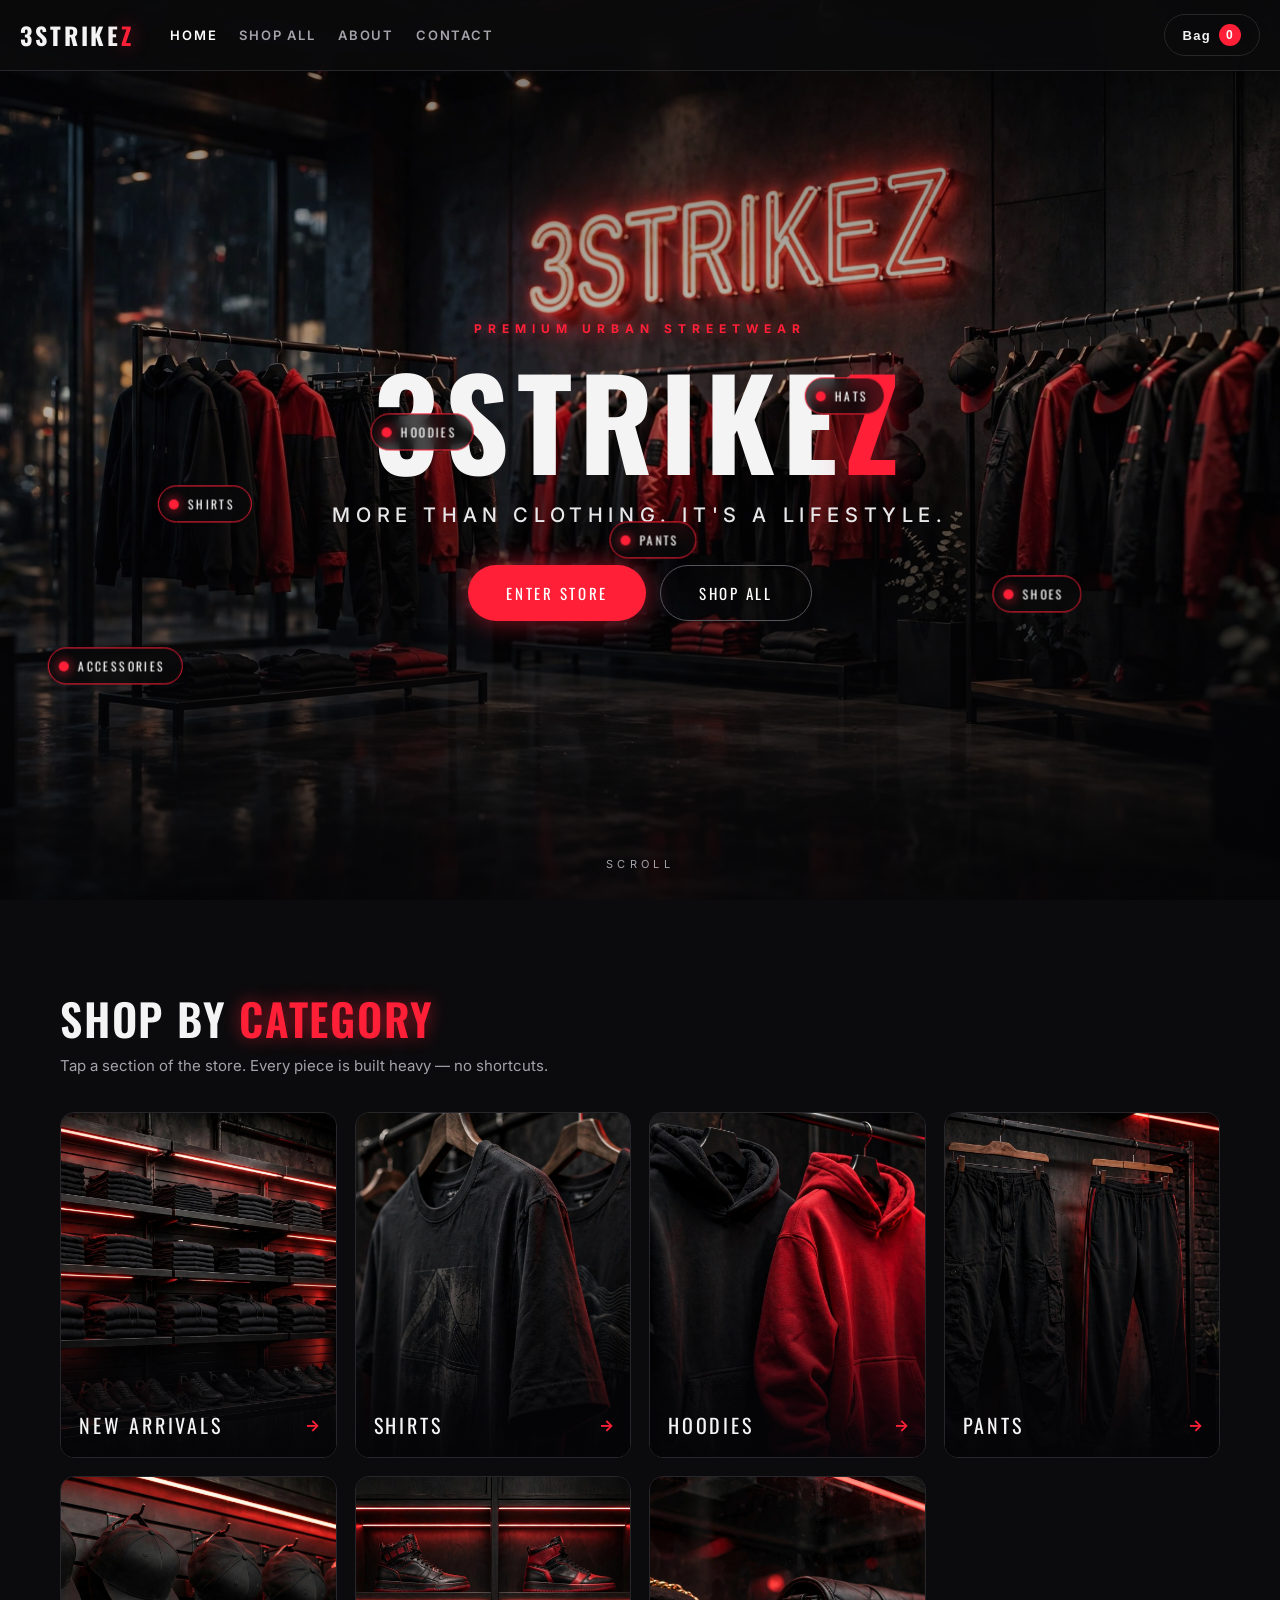
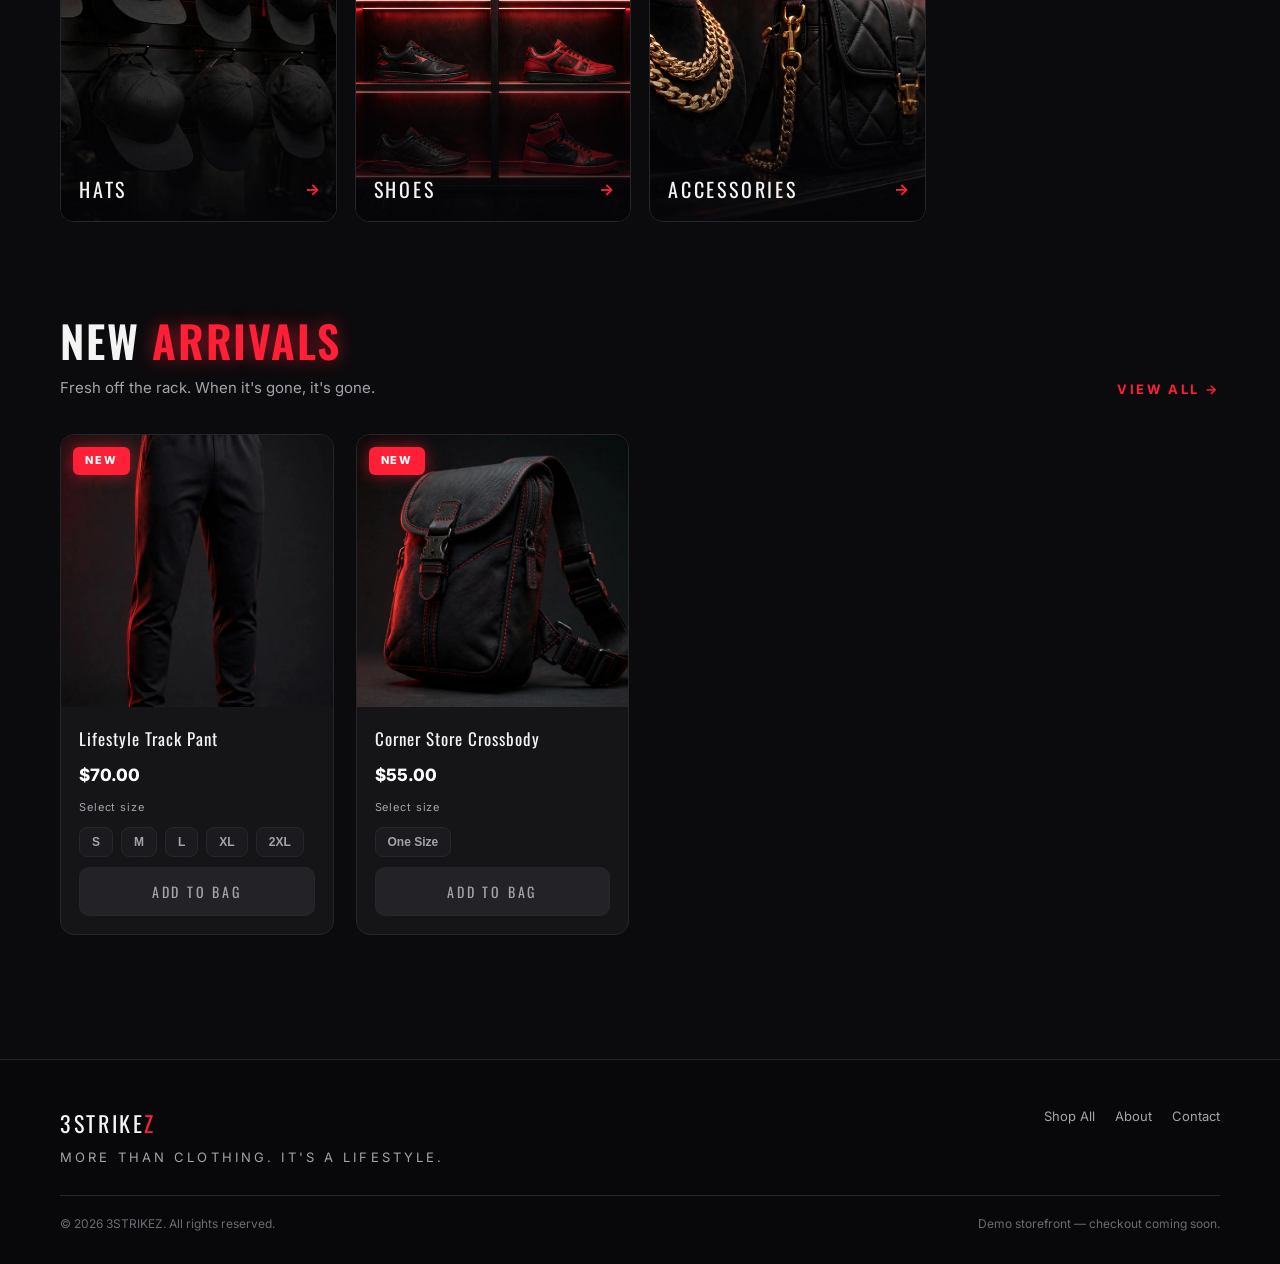
<file: index.html>
<!DOCTYPE html>
<html lang="en">
<head>
<meta charset="UTF-8">
<meta name="viewport" content="width=device-width, initial-scale=1.0">
<title>3STRIKEZ — More Than Clothing. It's a Lifestyle.</title>
<meta name="description" content="3STRIKEZ — premium urban streetwear built for the block and the boutique.">
<link rel="preconnect" href="https://fonts.googleapis.com">
<link href="https://fonts.googleapis.com/css2?family=Oswald:wght@400;600;700&family=Inter:wght@400;500;600;800&display=swap" rel="stylesheet">
<link rel="stylesheet" href="css/styles.css">
</head>
<body data-page="home">

<nav class="nav">
  <div class="nav-inner">
    <a class="brand" href="index.html">3STRIKE<span>Z</span></a>
    <div class="nav-links">
      <a href="index.html" class="active">Home</a>
      <a href="shop.html">Shop All</a>
      <a href="about.html">About</a>
      <a href="contact.html">Contact</a>
    </div>
    <button class="cart-btn" data-open-cart>Bag <span class="cart-count">0</span></button>
  </div>
</nav>

<header class="hero">
  <div class="hero-bg"></div>
  <div class="hero-shade"></div>

  <a class="hotspot" style="left:16%;top:56%" href="shop.html?cat=shirts"><span class="dot"></span>SHIRTS</a>
  <a class="hotspot" style="left:33%;top:48%" href="shop.html?cat=hoodies"><span class="dot"></span>HOODIES</a>
  <a class="hotspot" style="left:51%;top:60%" href="shop.html?cat=pants"><span class="dot"></span>PANTS</a>
  <a class="hotspot" style="left:66%;top:44%" href="shop.html?cat=hats"><span class="dot"></span>HATS</a>
  <a class="hotspot" style="left:81%;top:66%" href="shop.html?cat=shoes"><span class="dot"></span>SHOES</a>
  <a class="hotspot" style="left:9%;top:74%" href="shop.html?cat=accessories"><span class="dot"></span>ACCESSORIES</a>

  <div class="hero-content">
    <div class="hero-kicker">PREMIUM URBAN STREETWEAR</div>
    <h1>3STRIKE<span class="z">Z</span></h1>
    <div class="hero-tag">MORE THAN CLOTHING. IT'S A LIFESTYLE.</div>
    <div class="hero-cta">
      <button class="btn btn-red" data-scrollto="#categories">Enter Store</button>
      <a class="btn btn-ghost" href="shop.html">Shop All</a>
    </div>
  </div>
  <div class="scroll-hint">SCROLL</div>
</header>

<section class="section" id="categories">
  <div class="wrap">
    <div class="section-head">
      <div>
        <h2 class="section-title">Shop by <em>category</em></h2>
        <p class="section-sub">Tap a section of the store. Every piece is built heavy — no shortcuts.</p>
      </div>
    </div>
    <div class="cat-grid">
      <a class="cat-tile" href="shop.html?cat=new"><img src="cat-new-arrivals-v1.jpg" alt="New arrivals" loading="lazy"><span class="shade"></span><span class="label">NEW ARRIVALS</span><span class="go">→</span></a>
      <a class="cat-tile" href="shop.html?cat=shirts"><img src="cat-shirts-v1.jpg" alt="Shirts" loading="lazy"><span class="shade"></span><span class="label">SHIRTS</span><span class="go">→</span></a>
      <a class="cat-tile" href="shop.html?cat=hoodies"><img src="cat-hoodies-v1.jpg" alt="Hoodies" loading="lazy"><span class="shade"></span><span class="label">HOODIES</span><span class="go">→</span></a>
      <a class="cat-tile" href="shop.html?cat=pants"><img src="cat-pants-v1.jpg" alt="Pants" loading="lazy"><span class="shade"></span><span class="label">PANTS</span><span class="go">→</span></a>
      <a class="cat-tile" href="shop.html?cat=hats"><img src="cat-hats-v1.jpg" alt="Hats" loading="lazy"><span class="shade"></span><span class="label">HATS</span><span class="go">→</span></a>
      <a class="cat-tile" href="shop.html?cat=shoes"><img src="cat-shoes-v1.jpg" alt="Shoes" loading="lazy"><span class="shade"></span><span class="label">SHOES</span><span class="go">→</span></a>
      <a class="cat-tile" href="shop.html?cat=accessories"><img src="cat-accessories-v1.jpg" alt="Accessories" loading="lazy"><span class="shade"></span><span class="label">ACCESSORIES</span><span class="go">→</span></a>
    </div>
  </div>
</section>

<section class="section" style="padding-top:0">
  <div class="wrap">
    <div class="section-head">
      <div>
        <h2 class="section-title">New <em>arrivals</em></h2>
        <p class="section-sub">Fresh off the rack. When it's gone, it's gone.</p>
      </div>
      <a class="link-more" href="shop.html?cat=new">View all →</a>
    </div>
    <div class="product-grid" id="new-grid"></div>
  </div>
</section>

<footer>
  <div class="wrap">
    <div class="foot-grid">
      <div>
        <div class="foot-brand">3STRIKE<span>Z</span></div>
        <div class="foot-tag">MORE THAN CLOTHING. IT'S A LIFESTYLE.</div>
      </div>
      <div class="foot-links">
        <a href="shop.html">Shop All</a><a href="about.html">About</a><a href="contact.html">Contact</a>
      </div>
    </div>
    <div class="foot-note"><span>© 2026 3STRIKEZ. All rights reserved.</span><span>Demo storefront — checkout coming soon.</span></div>
  </div>
</footer>

<script src="js/app.js"></script>
</body>
</html>
</file>
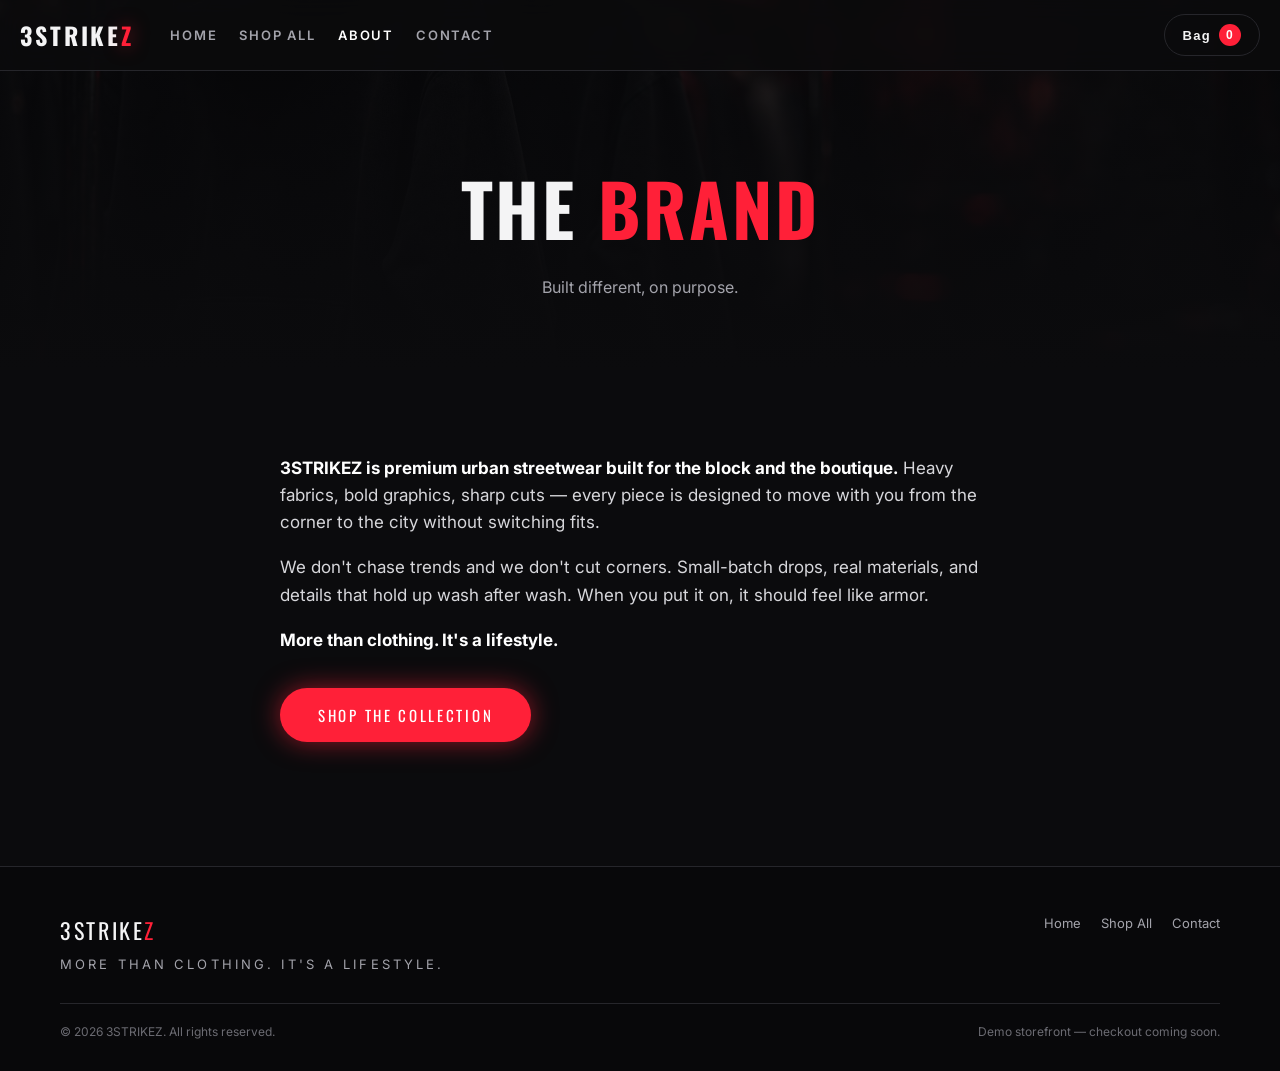
<file: about.html>
<!DOCTYPE html>
<html lang="en">
<head>
<meta charset="UTF-8">
<meta name="viewport" content="width=device-width, initial-scale=1.0">
<title>About — 3STRIKEZ</title>
<meta name="description" content="The 3STRIKEZ story: premium urban streetwear built for the block and the boutique.">
<link rel="preconnect" href="https://fonts.googleapis.com">
<link href="https://fonts.googleapis.com/css2?family=Oswald:wght@400;600;700&family=Inter:wght@400;500;600;800&display=swap" rel="stylesheet">
<link rel="stylesheet" href="css/styles.css">
</head>
<body data-page="about">

<nav class="nav">
  <div class="nav-inner">
    <a class="brand" href="index.html">3STRIKE<span>Z</span></a>
    <div class="nav-links">
      <a href="index.html">Home</a>
      <a href="shop.html">Shop All</a>
      <a href="about.html" class="active">About</a>
      <a href="contact.html">Contact</a>
    </div>
    <button class="cart-btn" data-open-cart>Bag <span class="cart-count">0</span></button>
  </div>
</nav>

<div class="page-hero">
  <div class="bg"></div><div class="shade"></div>
  <h1>The <span style="color:var(--red)">Brand</span></h1>
  <p>Built different, on purpose.</p>
</div>

<section class="section">
  <div class="wrap">
    <div class="prose">
      <p><strong>3STRIKEZ is premium urban streetwear built for the block and the boutique.</strong> Heavy fabrics, bold graphics, sharp cuts — every piece is designed to move with you from the corner to the city without switching fits.</p>
      <p>We don't chase trends and we don't cut corners. Small-batch drops, real materials, and details that hold up wash after wash. When you put it on, it should feel like armor.</p>
      <p><strong>More than clothing. It's a lifestyle.</strong></p>
      <div style="margin-top:34px"><a class="btn btn-red" href="shop.html">Shop the collection</a></div>
    </div>
  </div>
</section>

<footer>
  <div class="wrap">
    <div class="foot-grid">
      <div>
        <div class="foot-brand">3STRIKE<span>Z</span></div>
        <div class="foot-tag">MORE THAN CLOTHING. IT'S A LIFESTYLE.</div>
      </div>
      <div class="foot-links">
        <a href="index.html">Home</a><a href="shop.html">Shop All</a><a href="contact.html">Contact</a>
      </div>
    </div>
    <div class="foot-note"><span>© 2026 3STRIKEZ. All rights reserved.</span><span>Demo storefront — checkout coming soon.</span></div>
  </div>
</footer>

<script src="js/app.js"></script>
</body>
</html>
</file>
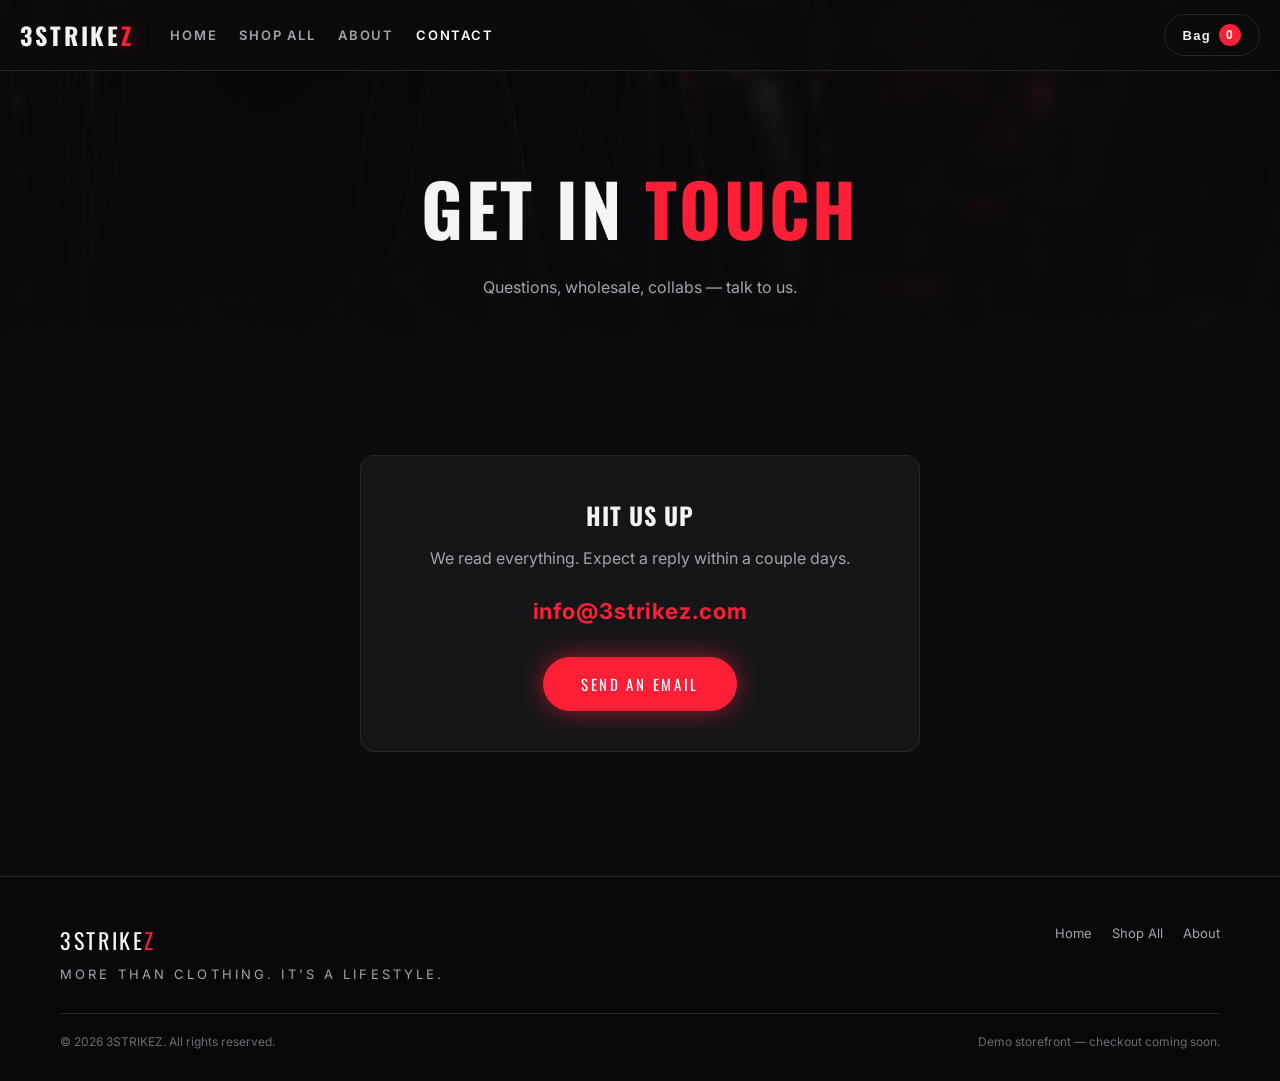
<file: contact.html>
<!DOCTYPE html>
<html lang="en">
<head>
<meta charset="UTF-8">
<meta name="viewport" content="width=device-width, initial-scale=1.0">
<title>Contact — 3STRIKEZ</title>
<meta name="description" content="Get in touch with 3STRIKEZ.">
<link rel="preconnect" href="https://fonts.googleapis.com">
<link href="https://fonts.googleapis.com/css2?family=Oswald:wght@400;600;700&family=Inter:wght@400;500;600;800&display=swap" rel="stylesheet">
<link rel="stylesheet" href="css/styles.css">
</head>
<body data-page="contact">

<nav class="nav">
  <div class="nav-inner">
    <a class="brand" href="index.html">3STRIKE<span>Z</span></a>
    <div class="nav-links">
      <a href="index.html">Home</a>
      <a href="shop.html">Shop All</a>
      <a href="about.html">About</a>
      <a href="contact.html" class="active">Contact</a>
    </div>
    <button class="cart-btn" data-open-cart>Bag <span class="cart-count">0</span></button>
  </div>
</nav>

<div class="page-hero">
  <div class="bg"></div><div class="shade"></div>
  <h1>Get in <span style="color:var(--red)">touch</span></h1>
  <p>Questions, wholesale, collabs — talk to us.</p>
</div>

<section class="section">
  <div class="wrap">
    <div class="contact-card">
      <h2 style="margin-bottom:12px">Hit us up</h2>
      <p style="color:var(--muted);margin-bottom:22px">We read everything. Expect a reply within a couple days.</p>
      <a class="mail" href="mailto:info@3strikez.com">info@3strikez.com</a>
      <div style="margin-top:28px"><a class="btn btn-red" href="mailto:info@3strikez.com">Send an email</a></div>
    </div>
  </div>
</section>

<footer>
  <div class="wrap">
    <div class="foot-grid">
      <div>
        <div class="foot-brand">3STRIKE<span>Z</span></div>
        <div class="foot-tag">MORE THAN CLOTHING. IT'S A LIFESTYLE.</div>
      </div>
      <div class="foot-links">
        <a href="index.html">Home</a><a href="shop.html">Shop All</a><a href="about.html">About</a>
      </div>
    </div>
    <div class="foot-note"><span>© 2026 3STRIKEZ. All rights reserved.</span><span>Demo storefront — checkout coming soon.</span></div>
  </div>
</footer>

<script src="js/app.js"></script>
</body>
</html>
</file>
<file: css/styles.css>
/* 3STRIKEZ — dark boutique theme v1 */
:root{
  --bg:#0b0b0d; --bg2:#101013; --card:#151518; --card2:#1b1b1f;
  --red:#ff2038; --red-glow:rgba(255,32,56,.55); --red-dim:rgba(255,32,56,.12);
  --text:#f4f4f5; --muted:#a3a3ab; --border:#26262b;
  --radius:14px;
}
*{margin:0;padding:0;box-sizing:border-box}
html{scroll-behavior:smooth}
body{background:var(--bg);color:var(--text);font-family:'Inter',system-ui,-apple-system,sans-serif;line-height:1.6;overflow-x:hidden}
h1,h2,h3,.brand{font-family:'Oswald',sans-serif;letter-spacing:.04em;text-transform:uppercase}
img{display:block;max-width:100%}
a{color:inherit;text-decoration:none}
.wrap{max-width:1200px;margin:0 auto;padding:0 20px}

/* ---------- nav ---------- */
.nav{position:fixed;top:0;left:0;right:0;z-index:60;background:rgba(11,11,13,.82);backdrop-filter:blur(12px);border-bottom:1px solid var(--border)}
.nav-inner{max-width:1280px;margin:0 auto;padding:14px 20px;display:flex;align-items:center;gap:28px}
.brand{font-size:24px;font-weight:700;letter-spacing:.12em}
.brand span{color:var(--red);text-shadow:0 0 18px var(--red-glow)}
.nav-links{display:flex;gap:22px;margin-left:8px}
.nav-links a{font-size:13px;font-weight:600;letter-spacing:.14em;color:var(--muted);text-transform:uppercase;transition:color .2s}
.nav-links a:hover,.nav-links a.active{color:#fff}
.cart-btn{margin-left:auto;background:none;border:1px solid var(--border);color:var(--text);border-radius:999px;padding:9px 18px;font-size:13px;font-weight:600;letter-spacing:.1em;cursor:pointer;display:flex;align-items:center;gap:8px;transition:border-color .2s}
.cart-btn:hover{border-color:var(--red)}
.cart-count{background:var(--red);color:#fff;border-radius:999px;min-width:22px;height:22px;display:inline-flex;align-items:center;justify-content:center;font-size:12px;padding:0 6px}

/* ---------- hero ---------- */
.hero{position:relative;min-height:100svh;display:flex;align-items:center;justify-content:center;overflow:hidden}
.hero-bg{position:absolute;inset:0;background:url('../hero-boutique-v1.jpg') center/cover no-repeat;transform:scale(1.02)}
.hero-shade{position:absolute;inset:0;background:linear-gradient(180deg,rgba(5,5,7,.55) 0%,rgba(5,5,7,.25) 40%,rgba(5,5,7,.88) 100%)}
.hero-content{position:relative;z-index:3;text-align:center;padding:120px 20px 80px;max-width:900px}
.hero-kicker{font-size:12px;letter-spacing:.5em;color:var(--red);font-weight:700;margin-bottom:18px;text-shadow:0 0 14px var(--red-glow)}
.hero h1{font-size:clamp(56px,10vw,124px);font-weight:700;line-height:1;letter-spacing:.06em}
.hero h1 .z{color:var(--red);text-shadow:0 0 30px var(--red-glow)}
.hero-tag{margin:18px 0 34px;font-size:clamp(14px,2.4vw,20px);letter-spacing:.28em;color:#e8e8ea;font-weight:500}
.hero-cta{display:flex;gap:14px;justify-content:center;flex-wrap:wrap}
.btn{display:inline-block;border:none;cursor:pointer;font-family:'Oswald',sans-serif;font-size:15px;letter-spacing:.18em;text-transform:uppercase;padding:15px 38px;border-radius:999px;transition:transform .15s,box-shadow .2s}
.btn-red{background:var(--red);color:#fff;box-shadow:0 0 26px var(--red-glow)}
.btn-red:hover{transform:translateY(-2px);box-shadow:0 0 40px var(--red-glow)}
.btn-ghost{background:transparent;color:#fff;border:1px solid #55555c}
.btn-ghost:hover{border-color:#fff}
.scroll-hint{position:absolute;bottom:26px;left:50%;transform:translateX(-50%);color:var(--muted);font-size:11px;letter-spacing:.4em;z-index:3}

/* hotspots */
.hotspot{position:absolute;z-index:4;transform:translate(-50%,-50%);display:flex;align-items:center;gap:9px;background:rgba(10,10,12,.72);border:1px solid var(--red);border-radius:999px;padding:8px 16px 8px 10px;font-family:'Oswald',sans-serif;font-size:12px;letter-spacing:.2em;color:#fff;cursor:pointer;backdrop-filter:blur(6px);transition:box-shadow .2s,transform .15s;white-space:nowrap}
.hotspot:hover{box-shadow:0 0 22px var(--red-glow);transform:translate(-50%,-50%) scale(1.06)}
.hotspot .dot{width:10px;height:10px;border-radius:50%;background:var(--red);box-shadow:0 0 12px var(--red);animation:pulse 1.8s infinite}
@keyframes pulse{0%,100%{opacity:1}50%{opacity:.35}}

/* ---------- sections ---------- */
.section{padding:84px 0}
.section-head{display:flex;align-items:end;justify-content:space-between;margin-bottom:34px;gap:16px;flex-wrap:wrap}
.section-title{font-size:clamp(28px,4.5vw,44px);font-weight:600}
.section-title em{color:var(--red);font-style:normal;text-shadow:0 0 18px var(--red-glow)}
.section-sub{color:var(--muted);max-width:520px;font-size:15px}
.link-more{font-size:13px;letter-spacing:.2em;color:var(--red);font-weight:700;text-transform:uppercase}

/* category tiles */
.cat-grid{display:grid;grid-template-columns:repeat(auto-fit,minmax(220px,1fr));gap:18px}
.cat-tile{position:relative;border-radius:var(--radius);overflow:hidden;aspect-ratio:4/5;background:var(--card);border:1px solid var(--border);cursor:pointer;display:block}
.cat-tile img{width:100%;height:100%;object-fit:cover;transition:transform .5s}
.cat-tile:hover img{transform:scale(1.06)}
.cat-tile .shade{position:absolute;inset:0;background:linear-gradient(180deg,transparent 45%,rgba(5,5,8,.92))}
.cat-tile .label{position:absolute;left:18px;bottom:16px;font-family:'Oswald',sans-serif;font-size:20px;letter-spacing:.14em}
.cat-tile .go{position:absolute;right:16px;bottom:18px;color:var(--red);font-weight:700}

/* product cards */
.product-grid{display:grid;grid-template-columns:repeat(auto-fill,minmax(250px,1fr));gap:22px}
.product-card{background:var(--card);border:1px solid var(--border);border-radius:var(--radius);overflow:hidden;display:flex;flex-direction:column;transition:border-color .25s,transform .2s}
.product-card:hover{border-color:#3a3a41;transform:translateY(-3px)}
.product-img{position:relative;aspect-ratio:1/1;overflow:hidden;background:#0e0e10}
.product-img img{width:100%;height:100%;object-fit:cover}
.badge{position:absolute;top:12px;left:12px;background:var(--red);color:#fff;font-size:11px;font-weight:800;letter-spacing:.18em;padding:5px 12px;border-radius:6px;box-shadow:0 0 16px var(--red-glow)}
.product-body{padding:18px;display:flex;flex-direction:column;gap:10px;flex:1}
.product-name{font-family:'Oswald',sans-serif;font-size:17px;letter-spacing:.06em}
.product-price{font-weight:800;font-size:17px;color:#fff}
.sizes{display:flex;flex-wrap:wrap;gap:8px}
.size-pill{background:var(--card2);border:1px solid var(--border);color:var(--muted);border-radius:8px;padding:7px 12px;font-size:12px;font-weight:600;cursor:pointer;transition:all .15s}
.size-pill:hover{border-color:#55555c;color:#fff}
.size-pill.selected{background:var(--red-dim);border-color:var(--red);color:#fff}
.add-btn{margin-top:auto;background:#232327;border:1px solid var(--border);color:var(--muted);border-radius:10px;padding:13px;font-family:'Oswald',sans-serif;font-size:14px;letter-spacing:.2em;cursor:not-allowed;text-transform:uppercase;transition:all .2s}
.add-btn.ready{background:var(--red);border-color:var(--red);color:#fff;cursor:pointer;box-shadow:0 0 18px var(--red-glow)}
.add-btn.ready:hover{transform:translateY(-1px)}
.size-hint{font-size:11px;color:var(--muted);letter-spacing:.08em}

/* shop toolbar */
.toolbar{display:flex;gap:14px;flex-wrap:wrap;align-items:center;margin:26px 0 30px}
.search{flex:1;min-width:200px;background:var(--card);border:1px solid var(--border);border-radius:10px;color:#fff;padding:12px 16px;font-size:14px}
.search::placeholder{color:#6b6b72}
.sort{background:var(--card);border:1px solid var(--border);border-radius:10px;color:#fff;padding:12px 14px;font-size:14px}
.filter-pills{display:flex;gap:10px;flex-wrap:wrap;margin-bottom:8px}
.filter-pill{background:transparent;border:1px solid var(--border);color:var(--muted);border-radius:999px;padding:9px 18px;font-size:12px;font-weight:700;letter-spacing:.14em;cursor:pointer;transition:all .15s}
.filter-pill:hover{color:#fff;border-color:#55555c}
.filter-pill.active{background:var(--red);border-color:var(--red);color:#fff;box-shadow:0 0 14px var(--red-glow)}
.result-count{color:var(--muted);font-size:13px;margin-bottom:18px}
.empty{grid-column:1/-1;text-align:center;color:var(--muted);padding:60px 0}

/* page hero (subpages) */
.page-hero{position:relative;padding:150px 0 70px;overflow:hidden;text-align:center}
.page-hero .bg{position:absolute;inset:0;background:url('../hero-boutique-detail-v1.jpg') center/cover;opacity:.35}
.page-hero .shade{position:absolute;inset:0;background:linear-gradient(180deg,rgba(5,5,7,.6),var(--bg))}
.page-hero h1{position:relative;font-size:clamp(40px,7vw,72px);z-index:2}
.page-hero p{position:relative;color:var(--muted);z-index:2;margin-top:10px}

/* about / contact */
.prose{max-width:720px;margin:0 auto;font-size:17px;color:#d7d7db}
.prose p{margin-bottom:18px}
.prose strong{color:#fff}
.contact-card{max-width:560px;margin:0 auto;background:var(--card);border:1px solid var(--border);border-radius:var(--radius);padding:40px;text-align:center}
.contact-card .mail{font-size:22px;font-weight:700;color:var(--red);letter-spacing:.04em}

/* ---------- cart drawer ---------- */
.overlay{position:fixed;inset:0;background:rgba(0,0,0,.6);z-index:80;opacity:0;pointer-events:none;transition:opacity .25s}
.overlay.show{opacity:1;pointer-events:auto}
.drawer{position:fixed;top:0;right:-420px;width:min(400px,92vw);height:100dvh;background:var(--bg2);border-left:1px solid var(--border);z-index:90;display:flex;flex-direction:column;transition:right .3s ease}
.drawer.open{right:0}
.drawer-head{display:flex;align-items:center;justify-content:space-between;padding:20px;border-bottom:1px solid var(--border)}
.drawer-head h3{font-size:20px}
.drawer-close{background:none;border:none;color:var(--muted);font-size:26px;cursor:pointer}
.drawer-items{flex:1;overflow-y:auto;padding:18px;display:flex;flex-direction:column;gap:16px}
.cart-line{display:flex;gap:14px;background:var(--card);border:1px solid var(--border);border-radius:12px;padding:12px}
.cart-line img{width:76px;height:76px;object-fit:cover;border-radius:8px}
.cart-line .info{flex:1}
.cart-line .nm{font-family:'Oswald',sans-serif;font-size:14px;letter-spacing:.05em}
.cart-line .sz{font-size:12px;color:var(--muted)}
.cart-line .row{display:flex;align-items:center;justify-content:space-between;margin-top:8px}
.qty{display:flex;align-items:center;gap:10px}
.qty button{background:var(--card2);border:1px solid var(--border);color:#fff;width:26px;height:26px;border-radius:6px;cursor:pointer;font-size:15px;line-height:1}
.rm{background:none;border:none;color:var(--muted);font-size:12px;cursor:pointer;text-decoration:underline}
.drawer-foot{padding:20px;border-top:1px solid var(--border)}
.subtotal{display:flex;justify-content:space-between;font-size:17px;font-weight:800;margin-bottom:14px}
.checkout-btn{width:100%;background:#2a2a2e;color:#8a8a92;border:1px dashed #3d3d44;border-radius:10px;padding:15px;font-family:'Oswald',sans-serif;letter-spacing:.2em;font-size:14px;cursor:not-allowed;text-transform:uppercase}
.soon-note{text-align:center;font-size:12px;color:var(--muted);margin-top:10px}
.cart-empty{text-align:center;color:var(--muted);padding:50px 10px}

/* toast */
.toast{position:fixed;bottom:26px;left:50%;transform:translate(-50%,80px);background:#1c1c20;border:1px solid var(--red);color:#fff;padding:13px 26px;border-radius:999px;z-index:120;font-size:14px;font-weight:600;opacity:0;transition:all .3s;box-shadow:0 0 24px var(--red-glow);pointer-events:none}
.toast.show{opacity:1;transform:translate(-50%,0)}

/* footer */
footer{border-top:1px solid var(--border);padding:46px 0 30px;margin-top:40px;background:#08080a}
.foot-grid{display:flex;justify-content:space-between;gap:26px;flex-wrap:wrap}
.foot-brand{font-family:'Oswald',sans-serif;font-size:22px;letter-spacing:.12em}
.foot-brand span{color:var(--red)}
.foot-tag{color:var(--muted);font-size:13px;letter-spacing:.24em;margin-top:6px}
.foot-links{display:flex;gap:20px;font-size:13px;color:var(--muted)}
.foot-links a:hover{color:#fff}
.foot-note{margin-top:28px;padding-top:18px;border-top:1px solid var(--border);font-size:12px;color:#6b6b72;display:flex;justify-content:space-between;gap:10px;flex-wrap:wrap}

@media (max-width:720px){
  .nav-links{display:none}
  .hotspot{font-size:10px;padding:6px 12px 6px 8px}
  .section{padding:60px 0}
}
</file>
